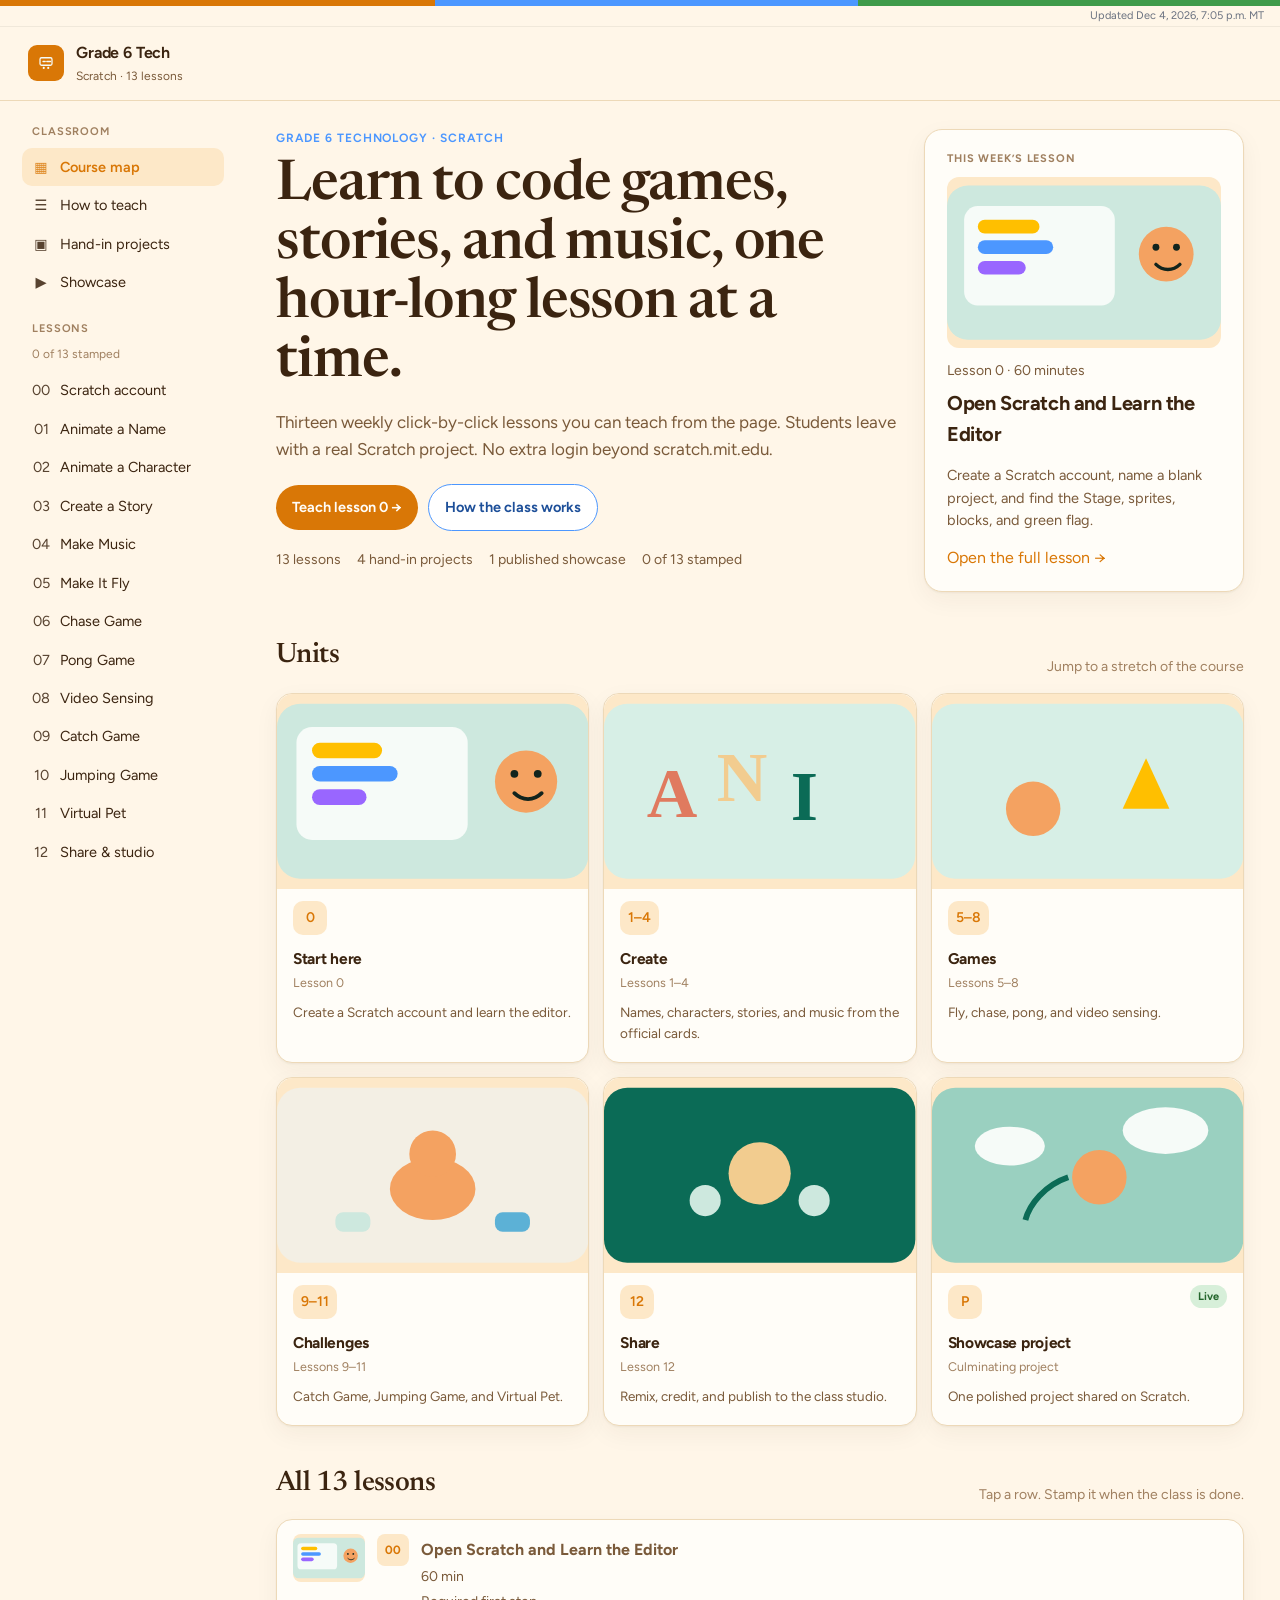
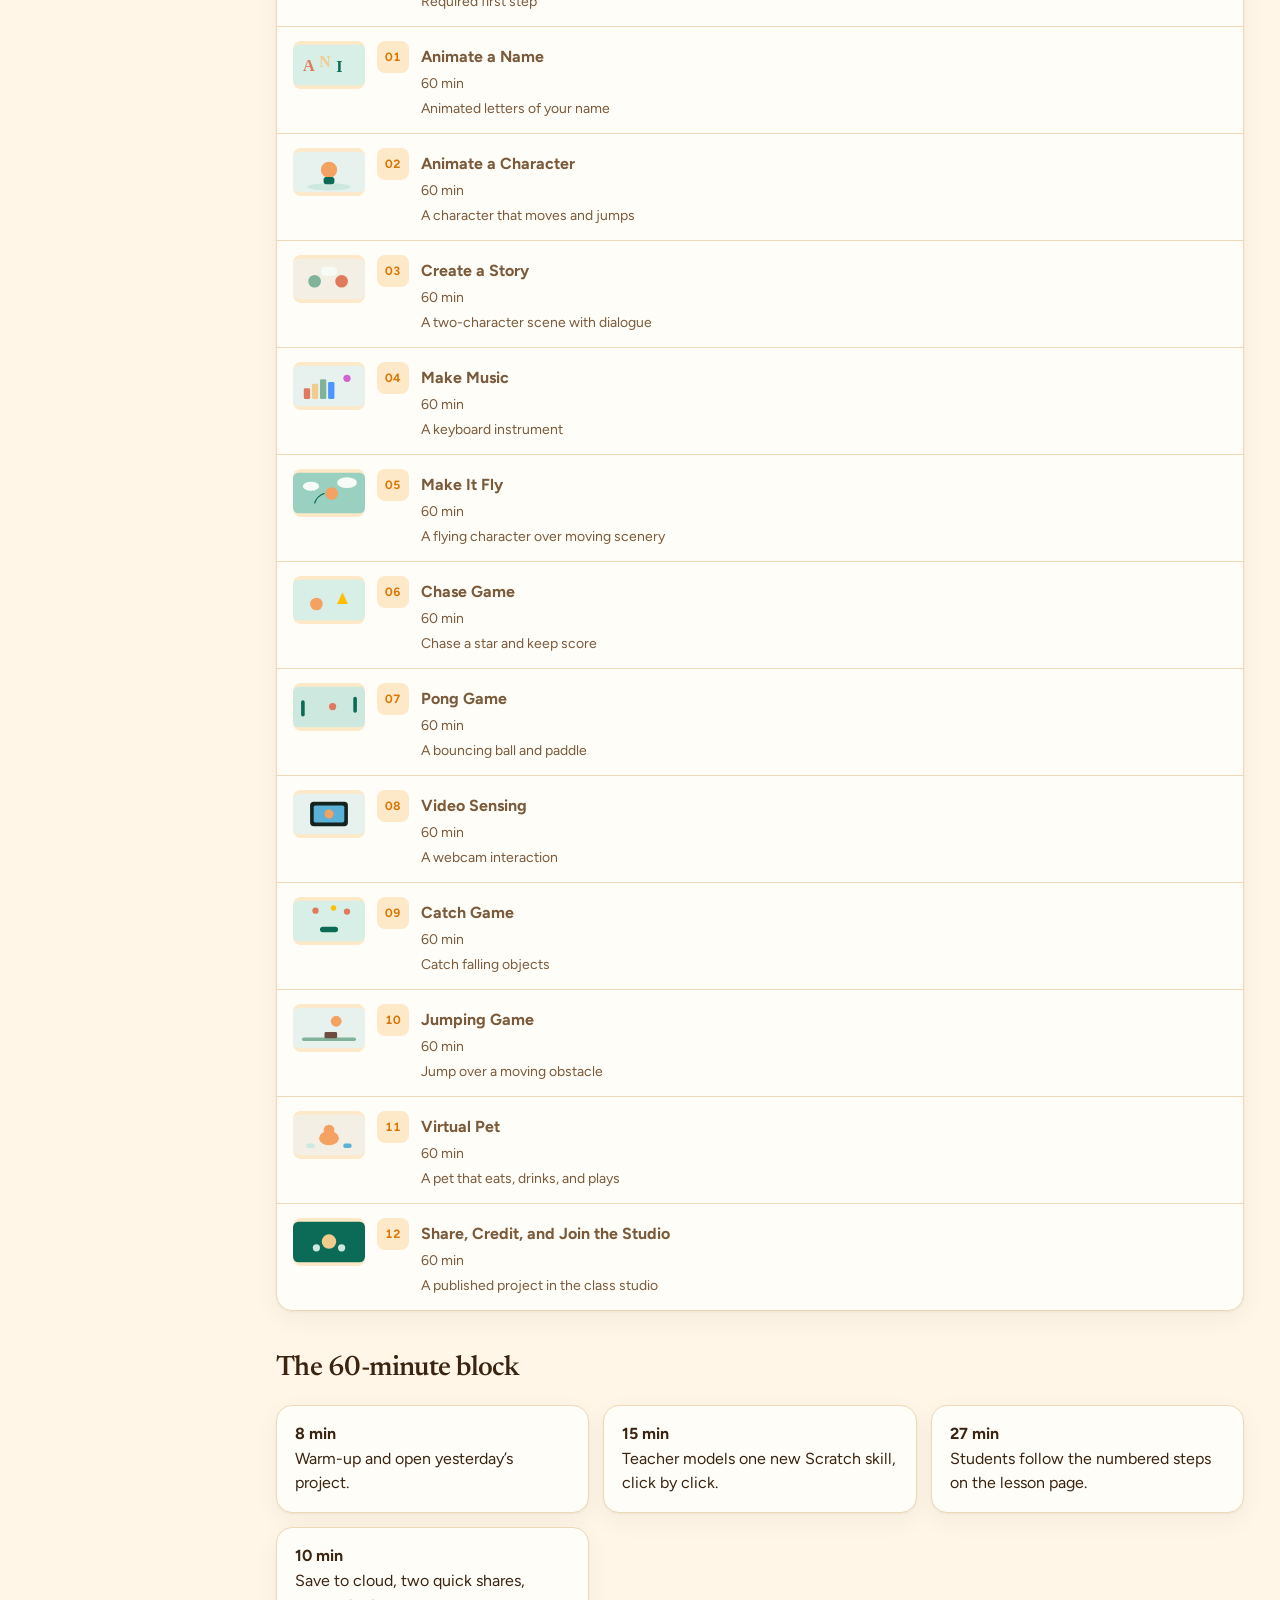
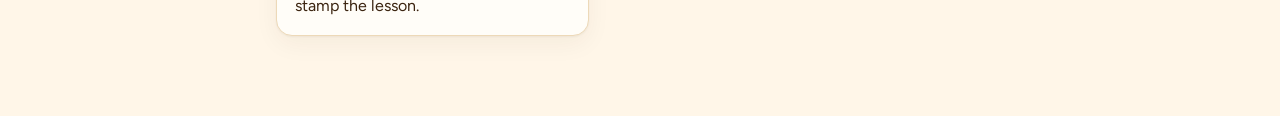
<file: index.html>
<!DOCTYPE html>
<html lang="en">
<head>
  <meta charset="UTF-8" />
  <meta name="viewport" content="width=device-width, initial-scale=1.0" />
  <title>Grade 6 Tech · Scratch</title>
  <link rel="icon" href="favicon.svg" type="image/svg+xml" />
  <link rel="preconnect" href="https://fonts.googleapis.com" />
  <link href="https://fonts.googleapis.com/css2?family=Figtree:wght@400;500;600;650;700&family=Newsreader:opsz,wght@6..72,500;6..72,560;6..72,650&display=swap" rel="stylesheet" />
  <link rel="stylesheet" href="styles.css?v=3" />
  <link rel="stylesheet" href="palette.css" />
</head>
<body>
  <div id="app">
    <div class="hero-grid">
      <div>
        <p class="kicker">Grade 6 Technology · Scratch</p>
        <h1>Learn to code games, stories, and music, one hour-long lesson at a time.</h1>
        <p class="lead">Thirteen weekly click-by-click lessons you can teach from the page. Students leave with a real Scratch project. No extra login beyond scratch.mit.edu.</p>
        <div class="actions">
          <a class="btn btn-primary" id="teach-now" href="lesson.html?n=0">Teach lesson 0 →</a>
          <a class="btn btn-ghost" href="how-to.html">How the class works</a>
        </div>
        <div class="meta-row">
          <span>13 lessons</span>
          <span>4 hand-in projects</span>
          <span>1 published showcase</span>
          <span id="stamp-meta">0 of 13 stamped</span>
        </div>
      </div>
      <aside class="panel" id="this-week"></aside>
    </div>

    <div style="display:flex;align-items:end;justify-content:space-between;gap:12px;margin-top:42px;">
      <h2 style="margin:0;">Units</h2>
      <div style="color:var(--subtle);font-size:14px;">Jump to a stretch of the course</div>
    </div>
    <div class="cards" style="margin-top:16px;">
      <a class="card" href="lesson.html?n=0">
        <div class="card-art" data-scene="editor"></div>
        <div class="card-top"><div class="icon-pill">0</div></div>
        <h3>Start here</h3>
        <div class="weeks">Lesson 0</div>
        <p>Create a Scratch account and learn the editor.</p>
      </a>
      <a class="card" href="lesson.html?n=1">
        <div class="card-art" data-scene="letters"></div>
        <div class="card-top"><div class="icon-pill">1–4</div></div>
        <h3>Create</h3>
        <div class="weeks">Lessons 1–4</div>
        <p>Names, characters, stories, and music from the official cards.</p>
      </a>
      <a class="card" href="lesson.html?n=5">
        <div class="card-art" data-scene="chase"></div>
        <div class="card-top"><div class="icon-pill">5–8</div></div>
        <h3>Games</h3>
        <div class="weeks">Lessons 5–8</div>
        <p>Fly, chase, pong, and video sensing.</p>
      </a>
      <a class="card" href="lesson.html?n=9">
        <div class="card-art" data-scene="pet"></div>
        <div class="card-top"><div class="icon-pill">9–11</div></div>
        <h3>Challenges</h3>
        <div class="weeks">Lessons 9–11</div>
        <p>Catch Game, Jumping Game, and Virtual Pet.</p>
      </a>
      <a class="card" href="lesson.html?n=12">
        <div class="card-art" data-scene="share"></div>
        <div class="card-top"><div class="icon-pill">12</div></div>
        <h3>Share</h3>
        <div class="weeks">Lesson 12</div>
        <p>Remix, credit, and publish to the class studio.</p>
      </a>
      <a class="card" href="final.html">
        <div class="card-art" data-scene="fly"></div>
        <div class="card-top"><div class="icon-pill">P</div><span class="badge">Live</span></div>
        <h3>Showcase project</h3>
        <div class="weeks">Culminating project</div>
        <p>One polished project shared on Scratch.</p>
      </a>
    </div>

    <div style="display:flex;align-items:end;justify-content:space-between;gap:12px;margin-top:36px;">
      <h2 style="margin:0;">All 13 lessons</h2>
      <div style="color:var(--subtle);font-size:14px;">Tap a row. Stamp it when the class is done.</div>
    </div>
    <div class="lesson-list" id="lesson-list" style="margin-top:14px;"></div>

    <h2>The 60-minute block</h2>
    <div class="cards">
      <div class="note" style="margin:0;"><strong>8 min</strong><br>Warm-up and open yesterday’s project.</div>
      <div class="note" style="margin:0;"><strong>15 min</strong><br>Teacher models one new Scratch skill, click by click.</div>
      <div class="note" style="margin:0;"><strong>27 min</strong><br>Students follow the numbered steps on the lesson page.</div>
      <div class="note" style="margin:0;"><strong>10 min</strong><br>Save to cloud, two quick shares, stamp the lesson.</div>
    </div>
  </div>
  <script src="lessons-a1.js"></script>
  <script src="lessons-a2.js"></script>
  <script src="lessons-b.js"></script>
  <script src="data.js"></script>
  <script src="graphics.js"></script>
  <script src="app.js"></script>
</body>
</html>
</file>
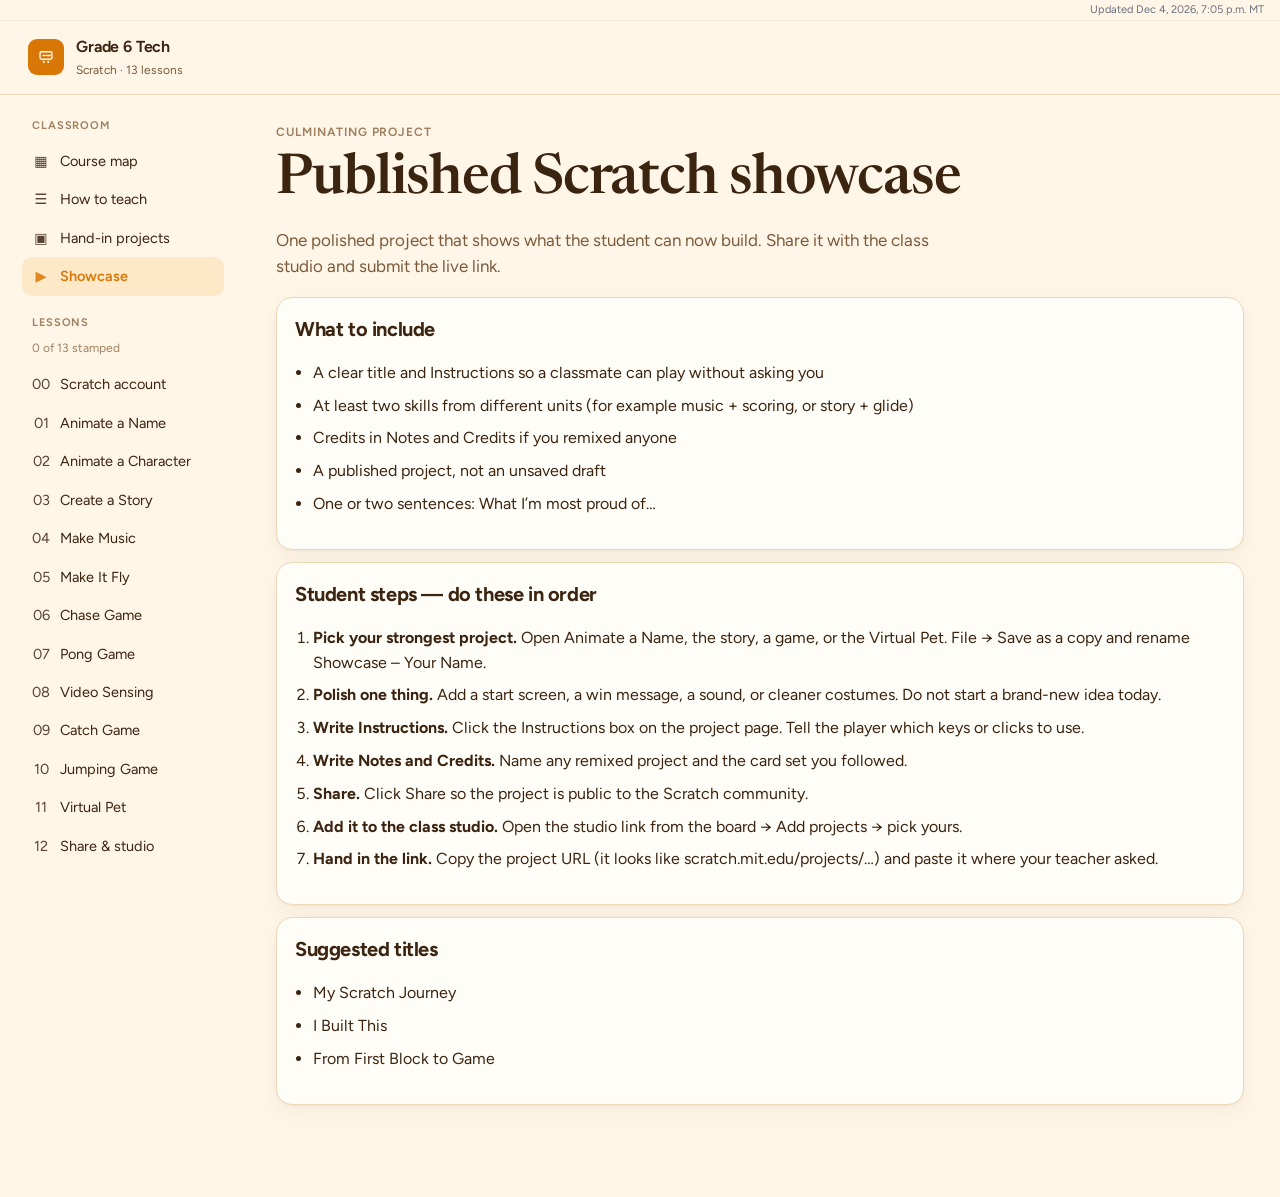
<file: final.html>
<!DOCTYPE html>
<html lang="en">
<head>
  <meta charset="UTF-8" />
  <meta name="viewport" content="width=device-width, initial-scale=1.0" />
  <title>Showcase project · Grade 6 Tech</title>
  <link rel="icon" href="favicon.svg" type="image/svg+xml" />
  <link rel="preconnect" href="https://fonts.googleapis.com" />
  <link href="https://fonts.googleapis.com/css2?family=Figtree:wght@400;500;600;650;700&family=Newsreader:opsz,wght@6..72,500;6..72,560;6..72,650&display=swap" rel="stylesheet" />
  <link rel="stylesheet" href="styles.css" />
</head>
<body>
  <div id="app">
    <p class="kicker">Culminating project</p>
    <h1>Published Scratch showcase</h1>
    <p class="lead">One polished project that shows what the student can now build. Share it with the class studio and submit the live link.</p>
    <div class="note">
      <h3>What to include</h3>
      <ul>
        <li>A clear title and Instructions so a classmate can play without asking you</li>
        <li>At least two skills from different units (for example music + scoring, or story + glide)</li>
        <li>Credits in Notes and Credits if you remixed anyone</li>
        <li>A published project, not an unsaved draft</li>
        <li>One or two sentences: What I’m most proud of…</li>
      </ul>
    </div>
    <div class="note">
      <h3>Student steps — do these in order</h3>
      <ol class="steps">
        <li><strong>Pick your strongest project.</strong> Open Animate a Name, the story, a game, or the Virtual Pet. File → Save as a copy and rename Showcase – Your Name.</li>
        <li><strong>Polish one thing.</strong> Add a start screen, a win message, a sound, or cleaner costumes. Do not start a brand-new idea today.</li>
        <li><strong>Write Instructions.</strong> Click the Instructions box on the project page. Tell the player which keys or clicks to use.</li>
        <li><strong>Write Notes and Credits.</strong> Name any remixed project and the card set you followed.</li>
        <li><strong>Share.</strong> Click Share so the project is public to the Scratch community.</li>
        <li><strong>Add it to the class studio.</strong> Open the studio link from the board → Add projects → pick yours.</li>
        <li><strong>Hand in the link.</strong> Copy the project URL (it looks like scratch.mit.edu/projects/…) and paste it where your teacher asked.</li>
      </ol>
    </div>
    <div class="note">
      <h3>Suggested titles</h3>
      <ul>
        <li>My Scratch Journey</li>
        <li>I Built This</li>
        <li>From First Block to Game</li>
      </ul>
    </div>
    <div class="note teacher-only">
      <h3>Share-day checklist</h3>
      <ol class="steps">
        <li>Collect live Scratch links only — no screenshots.</li>
        <li>Open See inside on two random projects. Code should match what the student claims.</li>
        <li>Confirm Instructions tell a new player how to start.</li>
        <li>Project the class studio and let two students play a classmate’s work.</li>
        <li>Stamp Lesson 12 when the studio has most of the class.</li>
      </ol>
      <p><strong>Rubric / 8</strong> — Working features 3, instructions 2, polish 2, published + studio 1.</p>
    </div>
  </div>
  <script src="lessons-a1.js"></script>
  <script src="lessons-a2.js"></script>
  <script src="lessons-b.js"></script>
  <script src="data.js"></script>
  <script src="app.js"></script>
</body>
</html>
</file>
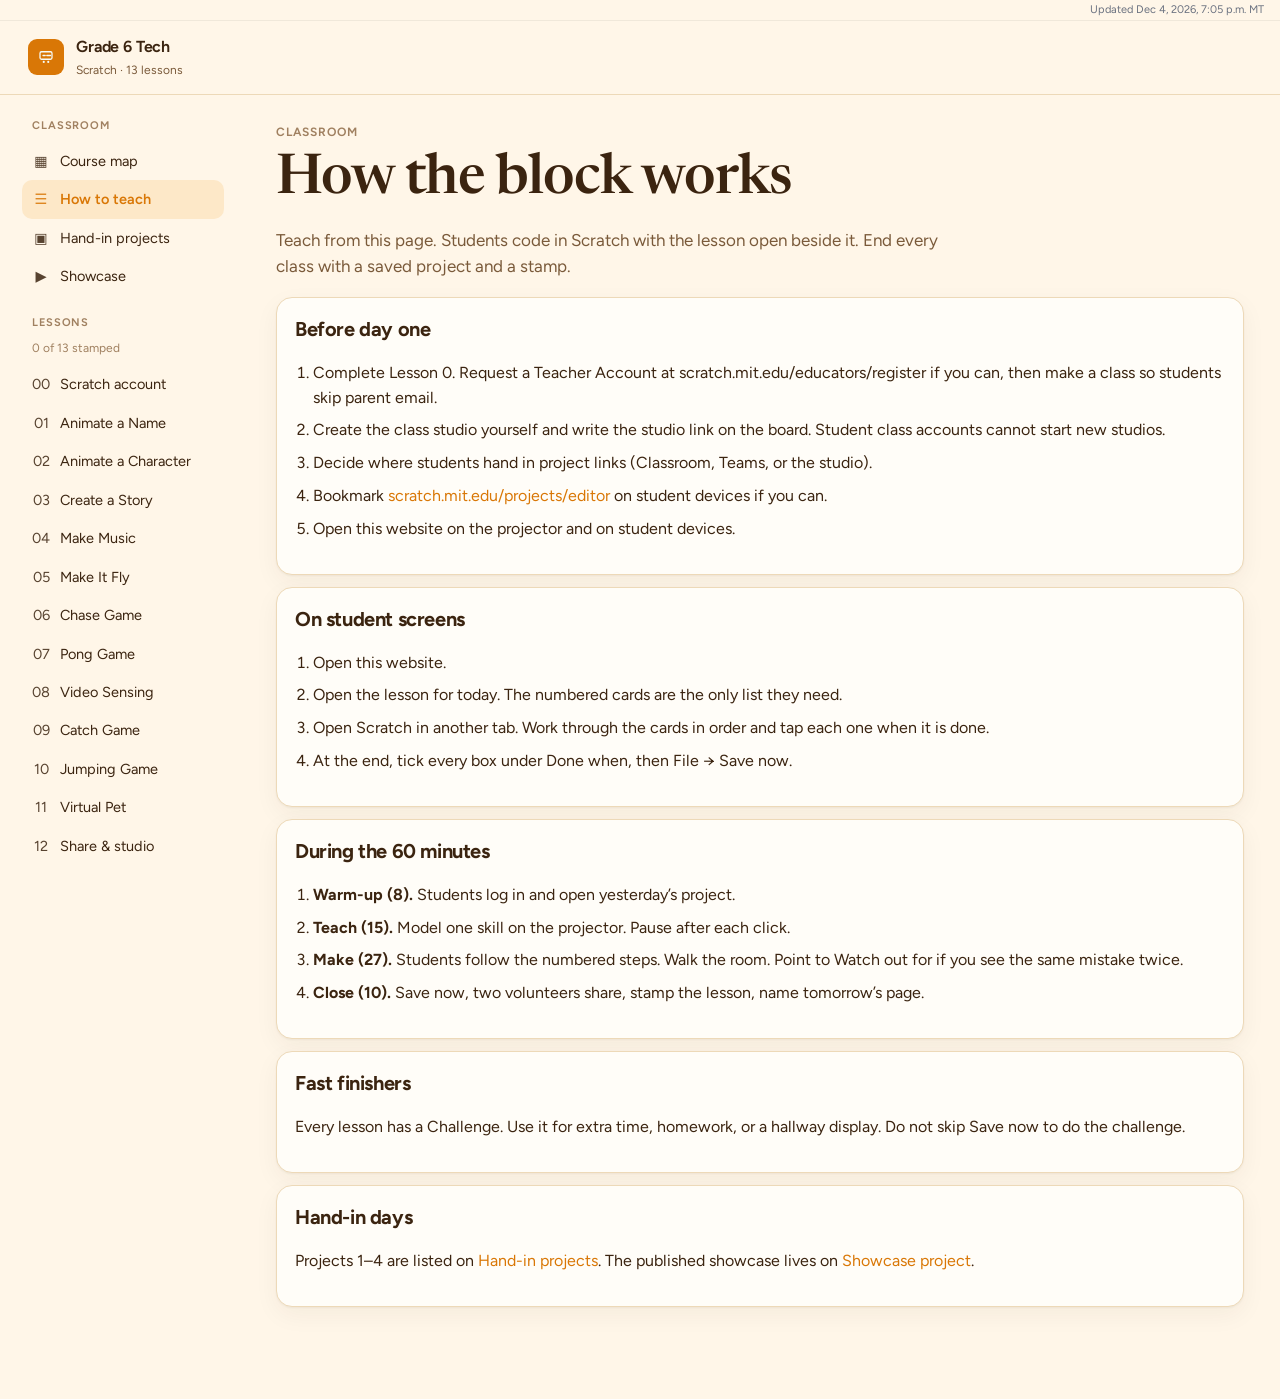
<file: how-to.html>
<!DOCTYPE html>
<html lang="en">
<head>
  <meta charset="UTF-8" />
  <meta name="viewport" content="width=device-width, initial-scale=1.0" />
  <title>How to teach · Grade 6 Tech</title>
  <link rel="icon" href="favicon.svg" type="image/svg+xml" />
  <link rel="preconnect" href="https://fonts.googleapis.com" />
  <link href="https://fonts.googleapis.com/css2?family=Figtree:wght@400;500;600;650;700&family=Newsreader:opsz,wght@6..72,500;6..72,560;6..72,650&display=swap" rel="stylesheet" />
  <link rel="stylesheet" href="styles.css" />
</head>
<body>
  <div id="app">
    <p class="kicker">Classroom</p>
    <h1>How the block works</h1>
    <p class="lead">Teach from this page. Students code in Scratch with the lesson open beside it. End every class with a saved project and a stamp.</p>
    <div class="note">
      <h3>Before day one</h3>
      <ol class="steps">
        <li>Complete Lesson 0. Request a Teacher Account at scratch.mit.edu/educators/register if you can, then make a class so students skip parent email.</li>
        <li>Create the class studio yourself and write the studio link on the board. Student class accounts cannot start new studios.</li>
        <li>Decide where students hand in project links (Classroom, Teams, or the studio).</li>
        <li>Bookmark <a href="https://scratch.mit.edu/projects/editor/" target="_blank" rel="noopener">scratch.mit.edu/projects/editor</a> on student devices if you can.</li>
        <li>Open this website on the projector and on student devices.</li>
      </ol>
    </div>
    <div class="note">
      <h3>On student screens</h3>
      <ol class="steps">
        <li>Open this website.</li>
        <li>Open the lesson for today. The numbered cards are the only list they need.</li>
        <li>Open Scratch in another tab. Work through the cards in order and tap each one when it is done.</li>
        <li>At the end, tick every box under Done when, then File → Save now.</li>
      </ol>
    </div>
    <div class="note">
      <h3>During the 60 minutes</h3>
      <ol class="steps">
        <li><strong>Warm-up (8).</strong> Students log in and open yesterday’s project.</li>
        <li><strong>Teach (15).</strong> Model one skill on the projector. Pause after each click.</li>
        <li><strong>Make (27).</strong> Students follow the numbered steps. Walk the room. Point to Watch out for if you see the same mistake twice.</li>
        <li><strong>Close (10).</strong> Save now, two volunteers share, stamp the lesson, name tomorrow’s page.</li>
      </ol>
    </div>
    <div class="note">
      <h3>Fast finishers</h3>
      <p>Every lesson has a Challenge. Use it for extra time, homework, or a hallway display. Do not skip Save now to do the challenge.</p>
    </div>
    <div class="note">
      <h3>Hand-in days</h3>
      <p>Projects 1–4 are listed on <a href="projects.html">Hand-in projects</a>. The published showcase lives on <a href="final.html">Showcase project</a>.</p>
    </div>
  </div>
  <script src="lessons-a1.js"></script>
  <script src="lessons-a2.js"></script>
  <script src="lessons-b.js"></script>
  <script src="data.js"></script>
  <script src="app.js"></script>
</body>
</html>
</file>
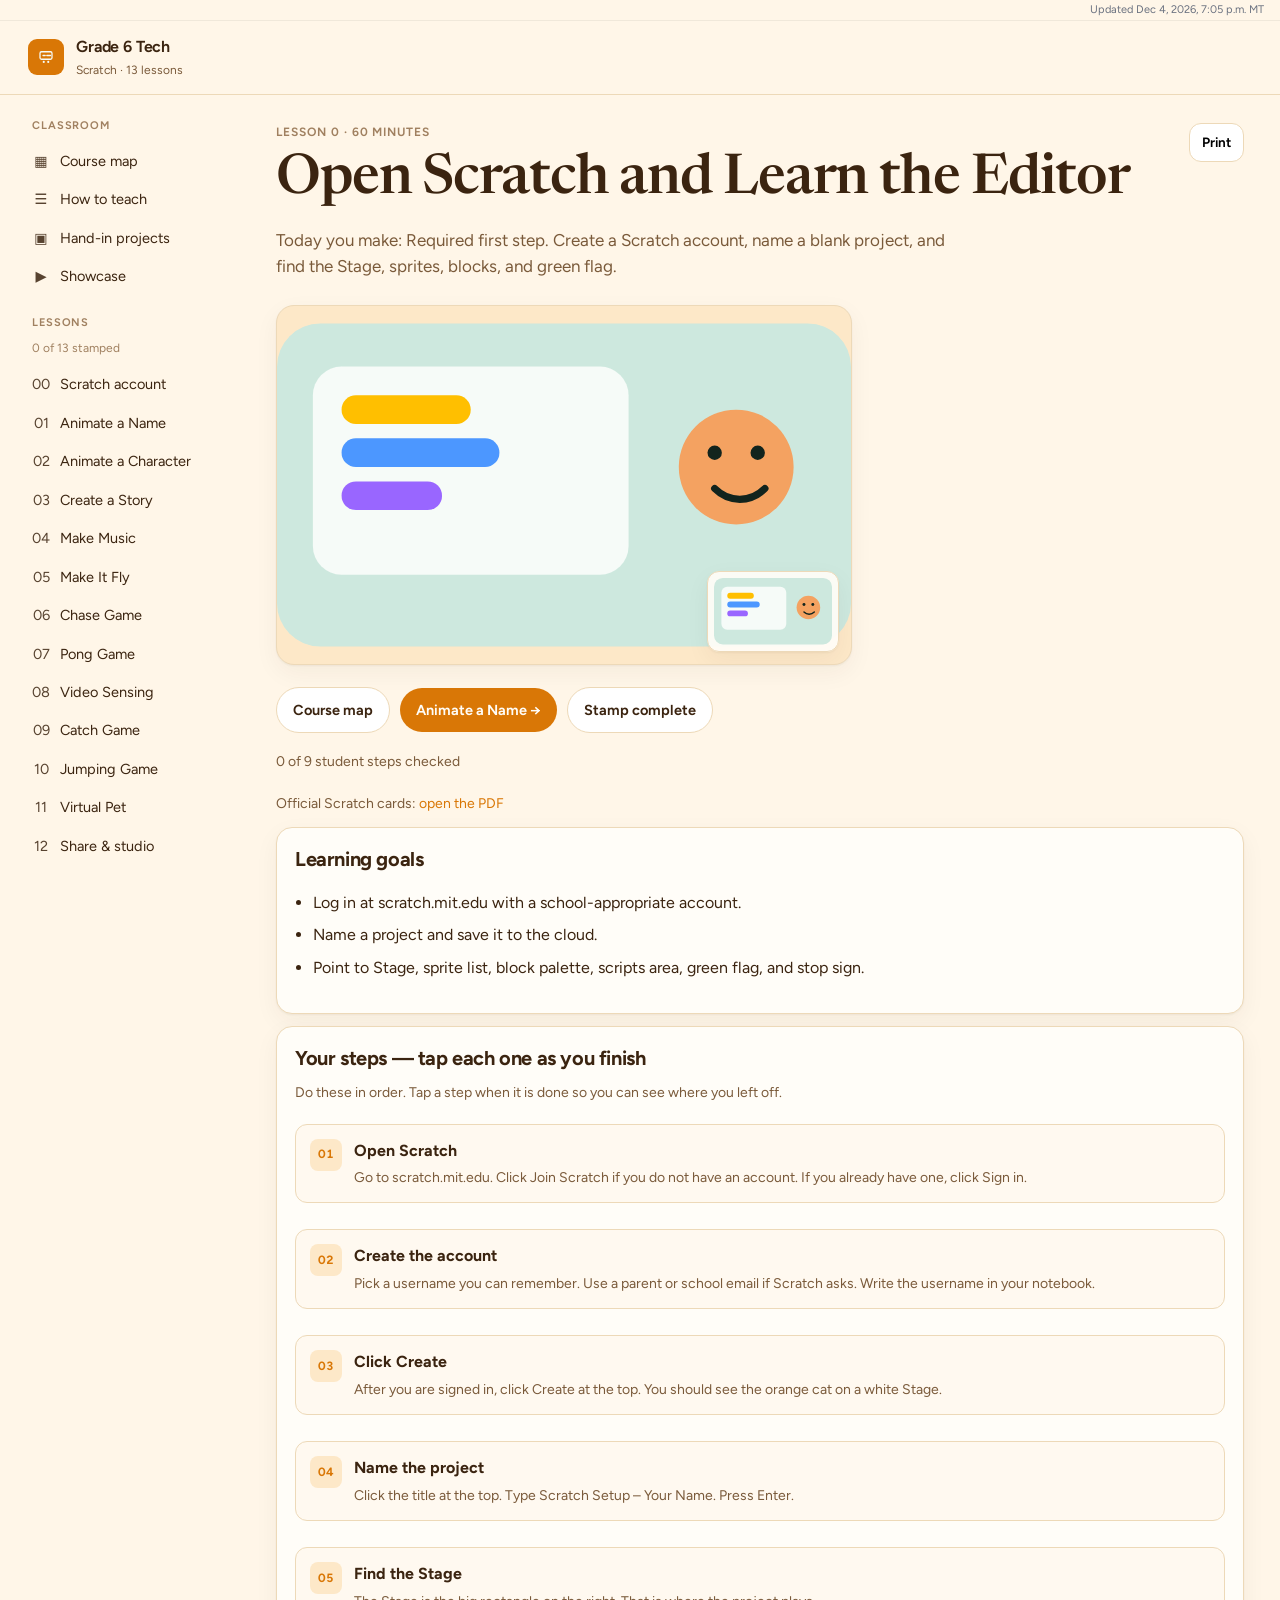
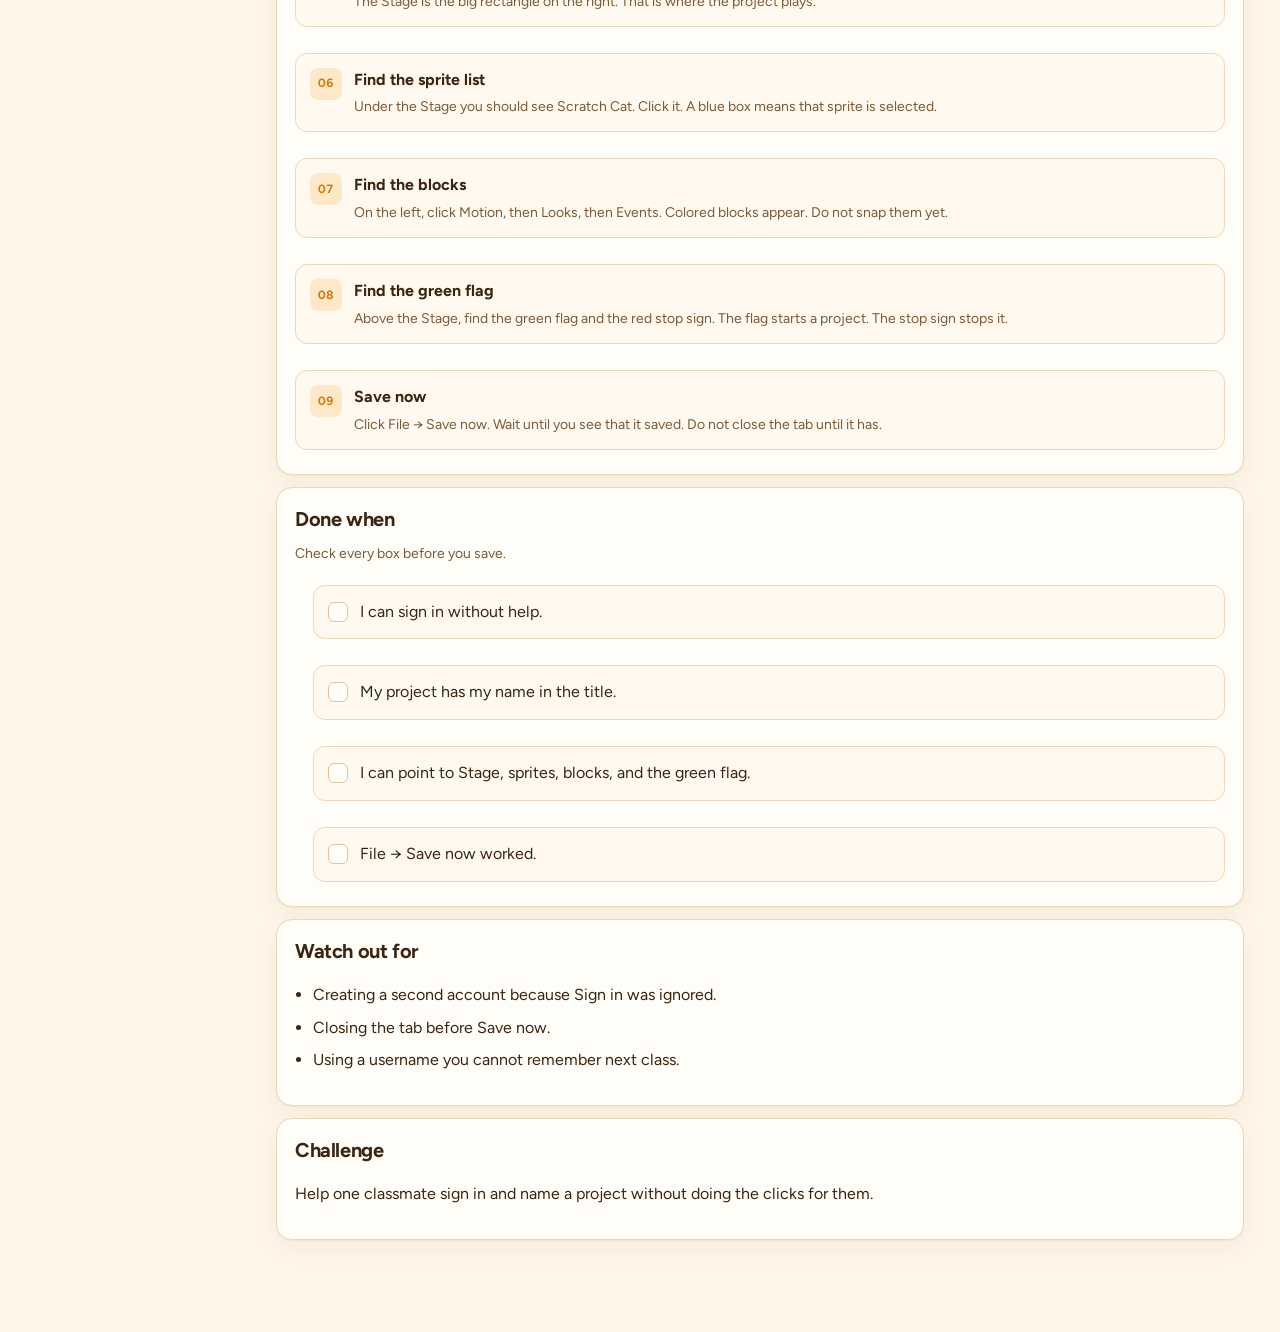
<file: lesson.html>
<!DOCTYPE html>
<html lang="en">
<head>
  <meta charset="UTF-8" />
  <meta name="viewport" content="width=device-width, initial-scale=1.0" />
  <title>Lesson · Grade 6 Tech</title>
  <link rel="icon" href="favicon.svg" type="image/svg+xml" />
  <link rel="preconnect" href="https://fonts.googleapis.com" />
  <link href="https://fonts.googleapis.com/css2?family=Figtree:wght@400;500;600;650;700&family=Newsreader:opsz,wght@6..72,500;6..72,560;6..72,650&display=swap" rel="stylesheet" />
  <link rel="stylesheet" href="styles.css" />
</head>
<body>
  <div id="app"></div>
  <script src="lessons-a1.js"></script>
  <script src="lessons-a2.js"></script>
  <script src="lessons-b.js"></script>
  <script src="data.js"></script>
  <script src="graphics.js"></script>
  <script src="app.js"></script>
  <script>
    const n = Number(new URLSearchParams(location.search).get("n") || 0);
    const lesson = LESSONS.find((l) => l.n === n) || LESSONS[0];
    document.title = `Lesson ${lesson.n} · ${lesson.title}`;
    const prev = LESSONS.find((l) => l.n === lesson.n - 1);
    const next = LESSONS.find((l) => l.n === lesson.n + 1);
    const p = lessonProgress(lesson.n);
    document.getElementById("app").innerHTML = `
      <div style="display:flex;justify-content:space-between;gap:16px;align-items:flex-start;">
        <div>
          <p class="kicker" id="lesson-kicker">Lesson ${lesson.n} · ${lesson.minutes} minutes${p.stamped ? " · stamped" : ""}</p>
          <h1>${esc(lesson.title)}</h1>
          <p class="lead">Today you make: ${esc(lesson.project)}. ${esc(lesson.focus)}</p>
        </div>
        <div class="toolbar">
          <button class="ghost-btn" onclick="window.print()">Print</button>
        </div>
      </div>
      ${coverFigure(lesson.n, lesson.title)}
      <div class="actions">
        ${prev ? `<a class="btn btn-ghost" href="lesson.html?n=${prev.n}">← ${esc(prev.short)}</a>` : `<a class="btn btn-ghost" href="index.html">Course map</a>`}
        ${next ? `<a class="btn btn-primary" href="lesson.html?n=${next.n}">${esc(next.short)} →</a>` : `<a class="btn btn-primary" href="final.html">Showcase →</a>`}
        <button type="button" class="btn ${p.stamped ? "btn-primary" : "btn-ghost"}" data-stamp="${lesson.n}">${p.stamped ? "Stamped complete" : "Stamp complete"}</button>
      </div>
      <p class="count" id="step-count">${p.steps.length} of ${lesson.studentSteps.length} student steps checked</p>
      ${lesson.cards ? `<p class="hint">Official Scratch cards: <a href="${esc(lesson.cards)}" target="_blank" rel="noopener">open the PDF</a></p>` : ""}
      <div class="note teacher-only">
        <h3>Teacher notes</h3>
        <ul>${lesson.teacher.map((t) => `<li>${esc(t)}</li>`).join("")}</ul>
      </div>
      <div class="note">
        <h3>Learning goals</h3>
        <ul>${lesson.goals.map((g) => `<li>${esc(g)}</li>`).join("")}</ul>
      </div>
      ${(lesson.teacherSteps || []).length ? `
      <div class="note teacher-only">
        <h3>Teacher demo — click each step as you model it</h3>
        <p class="hint">Project Scratch. Pause after every click so students can copy you.</p>
        ${stepCards(lesson.n, "demo", lesson.teacherSteps)}
      </div>` : ""}
      <div class="note">
        <h3>Your steps — tap each one as you finish</h3>
        <p class="hint">Do these in order. Tap a step when it is done so you can see where you left off.</p>
        ${stepCards(lesson.n, "steps", lesson.studentSteps)}
      </div>
      <div class="note">
        <h3>Done when</h3>
        <p class="hint">Check every box before you save.</p>
        ${checkCards(lesson.n, lesson.checklist || [])}
      </div>
      <div class="note">
        <h3>Watch out for</h3>
        <ul>${(lesson.mistakes || []).map((c) => `<li>${esc(c)}</li>`).join("")}</ul>
      </div>
      <div class="note">
        <h3>Challenge</h3>
        <p>${esc(lesson.challenge)}</p>
      </div>
    `;
  </script>
</body>
</html>
</file>
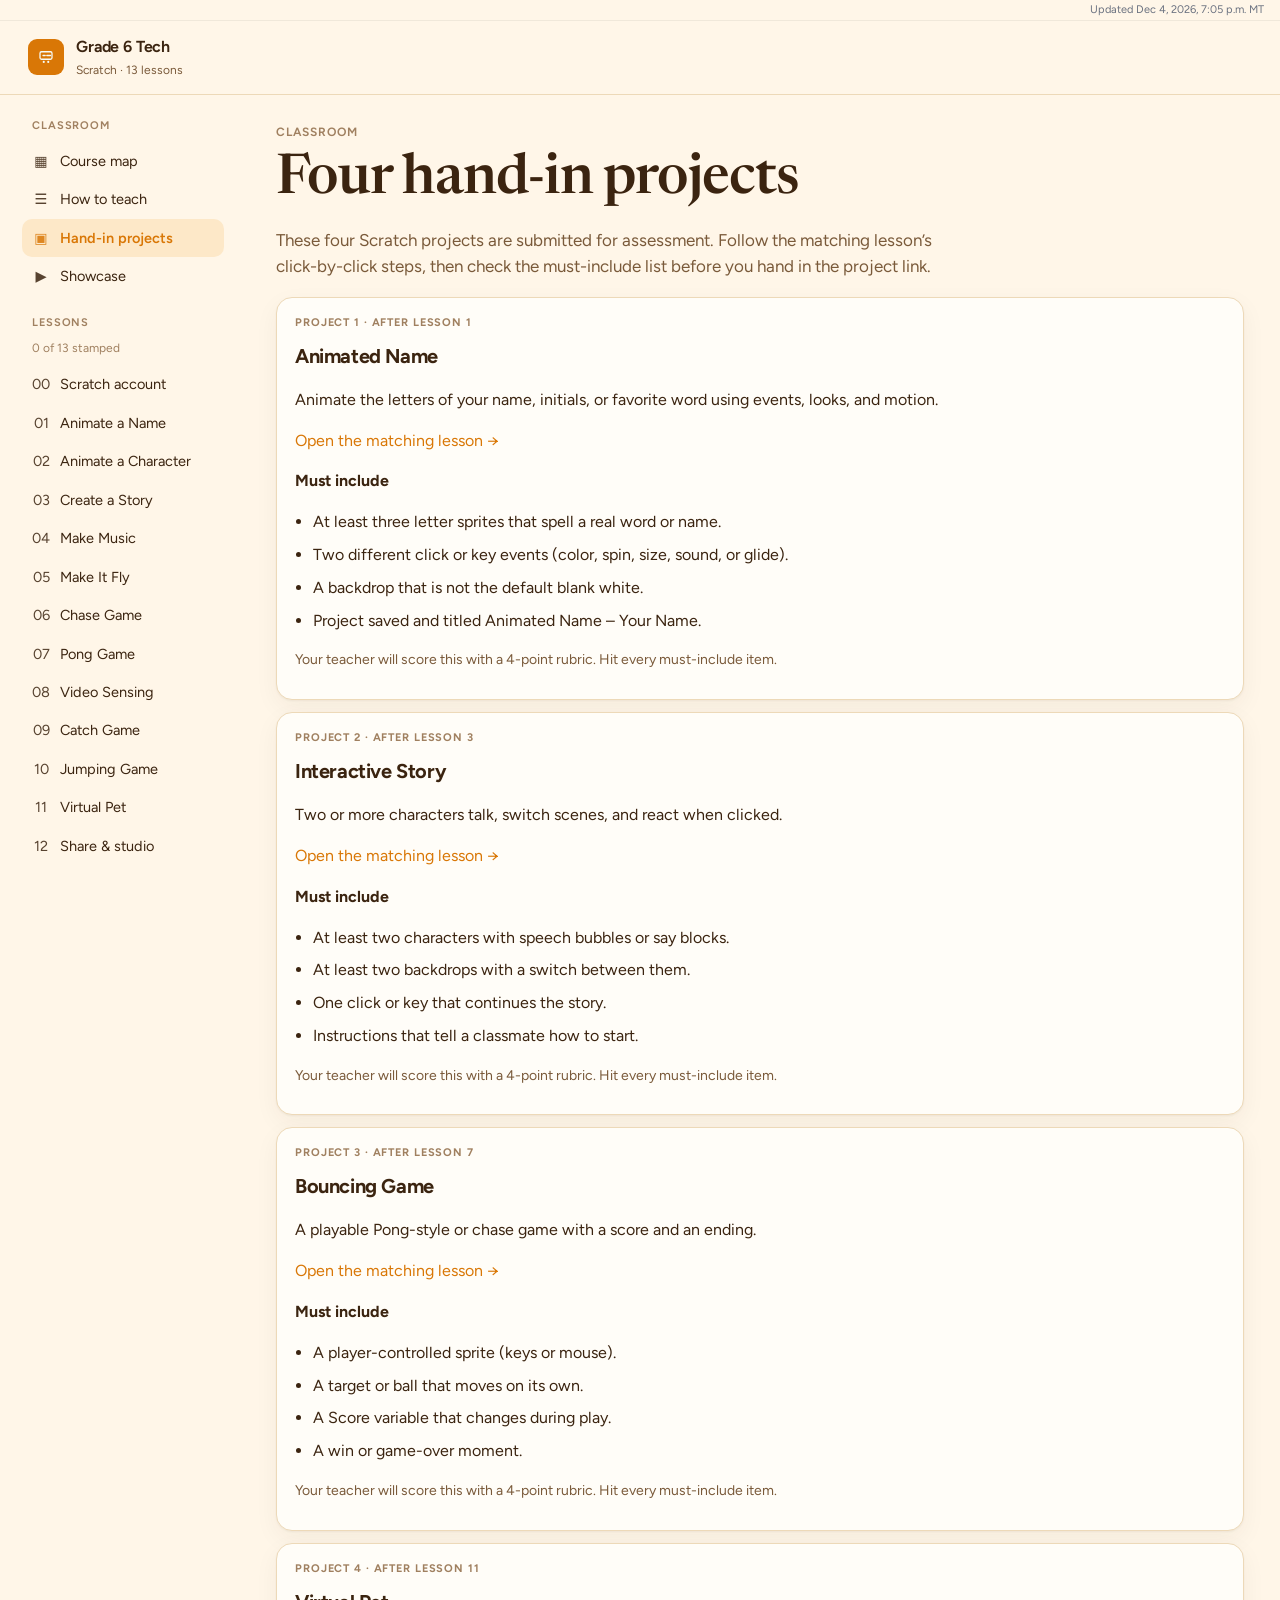
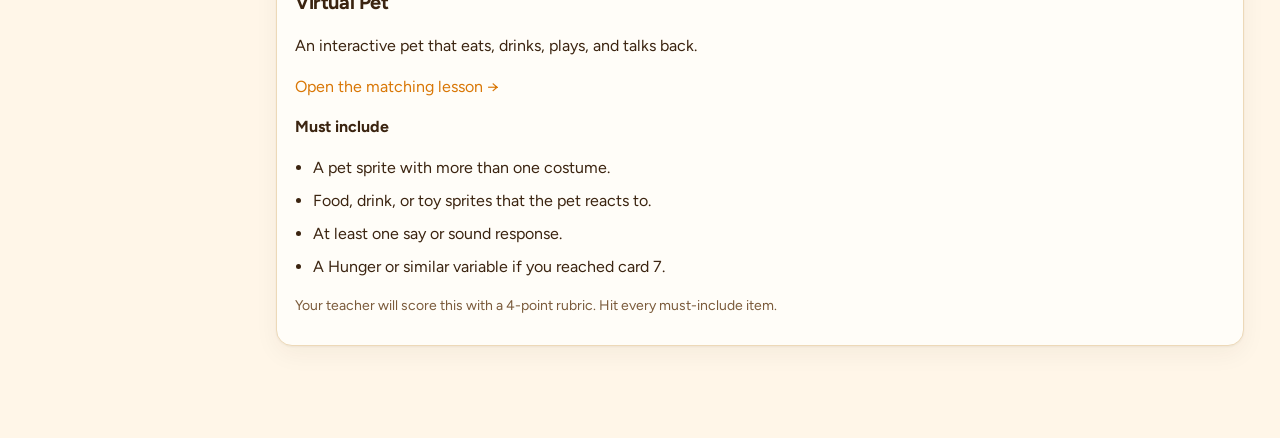
<file: projects.html>
<!DOCTYPE html>
<html lang="en">
<head>
  <meta charset="UTF-8" />
  <meta name="viewport" content="width=device-width, initial-scale=1.0" />
  <title>Hand-in projects · Grade 6 Tech</title>
  <link rel="icon" href="favicon.svg" type="image/svg+xml" />
  <link rel="preconnect" href="https://fonts.googleapis.com" />
  <link href="https://fonts.googleapis.com/css2?family=Figtree:wght@400;500;600;650;700&family=Newsreader:opsz,wght@6..72,500;6..72,560;6..72,650&display=swap" rel="stylesheet" />
  <link rel="stylesheet" href="styles.css" />
</head>
<body>
  <div id="app">
    <p class="kicker">Classroom</p>
    <h1>Four hand-in projects</h1>
    <p class="lead">These four Scratch projects are submitted for assessment. Follow the matching lesson’s click-by-click steps, then check the must-include list before you hand in the project link.</p>
    <div id="project-list"></div>
  </div>
  <script src="lessons-a1.js"></script>
  <script src="lessons-a2.js"></script>
  <script src="lessons-b.js"></script>
  <script src="data.js"></script>
  <script src="app.js"></script>
  <script>
    const LESSON_FOR = { 1: 1, 2: 3, 3: 7, 4: 11 };
    document.getElementById("project-list").innerHTML = PROJECTS.map((p) => `
      <div class="note">
        <div class="soft-kicker">Project ${p.n} · ${esc(p.due)}</div>
        <h3>${esc(p.title)}</h3>
        <p>${esc(p.blurb)}</p>
        <p><a href="lesson.html?n=${LESSON_FOR[p.n]}">Open the matching lesson →</a></p>
        <p><strong>Must include</strong></p>
        <ul>${p.must.map((m) => `<li>${esc(m)}</li>`).join("")}</ul>
        <div class="teacher-only">
          <p><strong>Rubric</strong></p>
          <ul>${p.rubric.map((r) => `<li>${esc(r)}</li>`).join("")}</ul>
        </div>
        <p class="student-only hint">Your teacher will score this with a 4-point rubric. Hit every must-include item.</p>
      </div>
    `).join("");
  </script>
</body>
</html>
</file>
<file: styles.css>
:root {
  --bg: #fff6e8;
  --surface: #fff9f0;
  --paper: #fffdf8;
  --fg: #3b2410;
  --muted: #7a5a3a;
  --subtle: #a08060;
  --primary: #d97706;
  --primary-soft: #fde8c8;
  --line: #edd9b8;
  --hover-line: #e0c49a;
  --shadow: 0 1px 2px rgba(59, 36, 16, 0.05), 0 8px 24px rgba(59, 36, 16, 0.05);
  --font-sans: "Figtree", ui-sans-serif, system-ui, sans-serif;
  --font-display: "Newsreader", "Iowan Old Style", Georgia, serif;
}

* { box-sizing: border-box; }
html, body { margin: 0; }
html { scroll-behavior: smooth; }
body {
  font-family: var(--font-sans);
  background: var(--bg);
  color: var(--fg);
  min-height: 100vh;
  line-height: 1.55;
}

a { color: var(--primary); text-decoration: none; }
a:hover { text-decoration: underline; }
button:not(:disabled) { cursor: pointer; }

.topbar {
  position: sticky;
  top: 0;
  z-index: 40;
  display: flex;
  align-items: center;
  justify-content: space-between;
  gap: 16px;
  padding: 14px 28px;
  background: var(--bg);
  border-bottom: 1px solid var(--line);
}
.brand-wrap { display: flex; align-items: center; gap: 8px; }
.brand {
  display: flex;
  align-items: center;
  gap: 12px;
  color: inherit;
  text-decoration: none;
}
.brand:hover { text-decoration: none; }
.logo {
  width: 36px;
  height: 36px;
  border-radius: 9px;
  background: var(--primary);
  color: var(--paper);
  display: grid;
  place-items: center;
  flex-shrink: 0;
}
.brand-title { font-weight: 650; font-size: 16px; letter-spacing: -0.01em; }
.brand-sub { font-size: 12px; color: var(--muted); margin-top: 1px; }
.menu-btn {
  display: none;
  width: 44px;
  height: 44px;
  border: 0;
  background: transparent;
  font-size: 20px;
  color: var(--fg);
}

.teacher-only { display: none !important; }

.shell {
  display: grid;
  grid-template-columns: 240px minmax(0, 1fr);
  min-height: calc(100vh - 65px);
}
.sidebar { padding: 22px 16px 40px 22px; }
.nav-label {
  font-size: 11px;
  letter-spacing: 0.08em;
  text-transform: uppercase;
  color: var(--subtle);
  font-weight: 650;
  margin: 18px 10px 8px;
}
.nav-label:first-child { margin-top: 0; }
.nav-meta { margin: 0 10px 8px; font-size: 12px; color: var(--subtle); }
.nav-link {
  display: flex;
  align-items: center;
  gap: 10px;
  padding: 8px 10px;
  border-radius: 10px;
  color: var(--fg);
  text-decoration: none;
  font-size: 14.5px;
}
.nav-link:hover { background: rgba(217, 119, 6, 0.07); text-decoration: none; }
.nav-link.active { background: var(--primary-soft); color: var(--primary); font-weight: 600; }
.nav-ico { width: 18px; text-align: center; opacity: 0.85; }

.nav-overlay {
  position: fixed;
  inset: 65px 0 0;
  z-index: 30;
  background: rgba(255, 246, 232, 0.97);
  overflow: auto;
  padding: 16px;
}

.main { padding: 28px 36px 80px; max-width: 1080px; }
.kicker {
  font-size: 12px;
  letter-spacing: 0.08em;
  text-transform: uppercase;
  color: var(--subtle);
  font-weight: 650;
  margin: 0 0 10px;
}
h1, h2, h3 { font-family: var(--font-display); font-weight: 560; letter-spacing: -0.02em; }
h1 { font-size: clamp(36px, 5vw, 56px); line-height: 1.05; margin: 0 0 16px; }
h2 { font-size: 28px; margin: 36px 0 14px; }
h3 { font-size: 22px; margin: 0 0 8px; }
.lead { font-size: 17px; color: var(--muted); max-width: 42rem; }

.actions { display: flex; flex-wrap: wrap; gap: 10px; margin: 22px 0 18px; align-items: center; }
.btn {
  display: inline-flex;
  align-items: center;
  gap: 8px;
  border: 0;
  border-radius: 999px;
  padding: 11px 16px;
  font: inherit;
  font-weight: 650;
  font-size: 14.5px;
  text-decoration: none;
}
.btn:hover { text-decoration: none; }
.btn-primary { background: var(--primary); color: #fffdf8; }
.btn-primary:hover { background: #b45309; }
.btn-ghost {
  background: #fff;
  color: var(--fg);
  border: 1px solid var(--line);
}
.meta-row {
  display: flex;
  flex-wrap: wrap;
  gap: 16px;
  color: var(--muted);
  font-size: 14px;
}

.hero-grid {
  display: grid;
  grid-template-columns: minmax(0, 1fr) 320px;
  gap: 28px;
  align-items: start;
}
.panel {
  background: var(--paper);
  border: 1px solid var(--line);
  border-radius: 18px;
  box-shadow: var(--shadow);
  padding: 20px 22px;
}
.panel h3 { font-family: var(--font-sans); font-size: 20px; font-weight: 700; }
.soft-kicker { color: var(--subtle); font-size: 11px; letter-spacing: 0.08em; text-transform: uppercase; font-weight: 700; margin-bottom: 10px; }
.week-meta { color: var(--muted); font-size: 14px; margin-bottom: 6px; }
.panel p { color: var(--muted); font-size: 14.5px; }

.cards {
  display: grid;
  grid-template-columns: repeat(3, minmax(0, 1fr));
  gap: 14px;
}
.card {
  background: var(--paper);
  border: 1px solid var(--line);
  border-radius: 16px;
  padding: 16px 16px 14px;
  box-shadow: var(--shadow);
  color: inherit;
  text-decoration: none;
  display: block;
}
.card:hover { border-color: var(--hover-line); text-decoration: none; }
.card-top { display: flex; align-items: flex-start; justify-content: space-between; gap: 8px; }
.icon-pill {
  min-width: 34px; height: 34px; padding: 0 8px; border-radius: 10px;
  background: var(--primary-soft); color: var(--primary);
  display: grid; place-items: center; font-size: 14px; font-weight: 600;
}
.badge {
  font-size: 11px; font-weight: 700; padding: 3px 8px; border-radius: 999px;
  background: var(--primary-soft); color: var(--primary);
}
.card-art {
  position: relative;
  margin: -16px -16px 12px;
  overflow: hidden;
  border-radius: 16px 16px 0 0;
  background: var(--primary-soft);
  aspect-ratio: 16 / 10;
}
.card-art img, .week-art img, .lesson-cover img {
  display: block;
  width: 100%;
  height: 100%;
  object-fit: cover;
}
.week-art {
  position: relative;
  overflow: hidden;
  border-radius: 12px;
  margin: 0 0 12px;
  aspect-ratio: 16 / 10;
  background: var(--primary-soft);
}
.lesson-cover {
  position: relative;
  margin: 8px 0 20px;
  overflow: hidden;
  border-radius: 18px;
  border: 1px solid var(--line);
  box-shadow: var(--shadow);
  background: var(--primary-soft);
  aspect-ratio: 16 / 10;
  max-height: 360px;
}
.lesson-cover img { object-position: center; }
.scene-cover {
  position: absolute;
  inset: 0;
}
.scene-cover svg,
.week-art svg,
.card-art svg {
  width: 100%;
  height: 100%;
  display: block;
}
.scene-chip {
  position: absolute;
  right: 12px;
  bottom: 12px;
  width: 132px;
  background: rgba(255, 253, 248, 0.92);
  border: 1px solid var(--line);
  border-radius: 12px;
  padding: 6px;
  box-shadow: var(--shadow);
}
.scene-chip svg { display: block; width: 100%; height: auto; }
.row-thumb {
  width: 72px;
  height: 48px;
  border-radius: 8px;
  flex-shrink: 0;
  background: var(--primary-soft);
  overflow: hidden;
  display: block;
}
.row-thumb svg { width: 100%; height: 100%; display: block; }
.card h3 { font-family: var(--font-sans); font-size: 15.5px; font-weight: 700; margin: 12px 0 0; }
.weeks { color: var(--subtle); font-size: 12.5px; margin-top: 2px; }
.card p { color: var(--muted); font-size: 13.5px; margin: 10px 0 4px; }

.lesson-list {
  overflow: hidden;
  background: var(--paper);
  border: 1px solid var(--line);
  border-radius: 16px;
  box-shadow: var(--shadow);
}
.lesson-row {
  display: flex;
  align-items: flex-start;
  gap: 12px;
  padding: 14px 16px;
  color: inherit;
  text-decoration: none;
}
.lesson-row.bordered { border-top: 1px solid var(--line); }
.lesson-row:hover { background: rgba(253, 232, 200, 0.55); text-decoration: none; }
.row-top { display: flex; justify-content: space-between; gap: 8px; flex-wrap: wrap; }
.row-top strong { font-family: var(--font-sans); font-size: 16px; }
.mins { font-size: 12px; color: var(--subtle); }
.muted { display: block; margin-top: 2px; color: var(--muted); font-size: 14px; }

.note {
  background: var(--paper);
  border: 1px solid var(--line);
  border-radius: 16px;
  padding: 16px 18px;
  margin: 12px 0;
  box-shadow: var(--shadow);
}
.note h3, .note h4 { font-family: var(--font-sans); font-weight: 700; font-size: 20px; }
.steps { padding-left: 18px; }
.steps li { margin: 10px 0; }
.note ul { padding-left: 18px; }
.note li { margin: 8px 0; }
.student-only { display: revert; }
.hint { color: var(--muted); font-size: 14px; margin: 0 0 12px; }
.count { color: var(--muted); font-size: 14px; margin: 0 0 20px; }

.step-cards, .check-cards { list-style: none; padding: 0; margin: 0; display: flex; flex-direction: column; gap: 10px; }
.step-card, .check-card {
  width: 100%;
  display: flex;
  align-items: flex-start;
  gap: 12px;
  text-align: left;
  border: 1px solid var(--line);
  background: var(--surface);
  border-radius: 12px;
  padding: 14px;
  font: inherit;
  color: inherit;
}
.step-card:hover, .check-card:hover { border-color: var(--hover-line); }
.step-card.done, .check-card.done { background: rgba(253, 232, 200, 0.75); border-color: rgba(217, 119, 6, 0.28); }
.step-num {
  width: 32px;
  height: 32px;
  border-radius: 8px;
  background: var(--primary-soft);
  color: var(--primary);
  display: grid;
  place-items: center;
  font-size: 12px;
  font-weight: 700;
  flex-shrink: 0;
  font-variant-numeric: tabular-nums;
}
.step-num.stamped, .step-card.done .step-num { background: var(--primary); color: #fffdf8; }
.step-body { min-width: 0; flex: 1; }
.step-body strong { display: block; }
.step-body span { display: block; margin-top: 4px; color: var(--muted); font-size: 14px; line-height: 1.5; }
.check-box {
  width: 20px;
  height: 20px;
  margin-top: 2px;
  border-radius: 6px;
  border: 1px solid var(--hover-line);
  background: var(--paper);
  display: grid;
  place-items: center;
  font-size: 12px;
  flex-shrink: 0;
  color: #fffdf8;
}
.check-card.done .check-box { background: var(--primary); border-color: var(--primary); }
.check-card.done span:last-child { color: var(--muted); text-decoration: line-through; }

.toolbar { display: flex; gap: 8px; justify-content: flex-end; }
.ghost-btn {
  background: #fff; border: 1px solid var(--line); border-radius: 12px;
  padding: 8px 12px; font: inherit; font-size: 13.5px; font-weight: 650;
}

code, .code {
  font-family: ui-monospace, SFMono-Regular, Menlo, monospace;
  font-size: 0.92em;
  background: var(--primary-soft);
  color: var(--primary);
  padding: 1px 6px;
  border-radius: 6px;
}

@media print {
  .site-updated-stamp { display: none !important; }
  .topbar, .sidebar, .toolbar, .actions, .menu-btn, .nav-overlay { display: none !important; }
  .shell { display: block; }
  .main { padding: 0; max-width: none; }
  body { background: #fff; }
}

@media (max-width: 980px) {
  .shell { grid-template-columns: 1fr; }
  .sidebar { display: none; }
  .menu-btn { display: grid; place-items: center; }
  .hero-grid, .cards { grid-template-columns: 1fr; }
  .main { padding: 20px 16px 60px; }
  .topbar { padding: 12px 16px; }
}

.site-updated-stamp {
  font-size: 11px;
  line-height: 1.3;
  color: #6b7280;
  text-align: right;
  padding: 3px 16px;
  border-bottom: 1px solid rgba(0,0,0,.06);
  background: transparent;
}
@media print { .site-updated-stamp { display: none !important; } }
</file>
<file: palette.css>
:root {
  --accent: #4c97ff;
  --highlight: #3f9b4a;
  --accent-soft: #dbe8ff;
  --highlight-soft: #d7efd9;
}
body::before {
  content: "";
  display: block;
  height: 6px;
  background: linear-gradient(90deg, var(--primary) 0 34%, var(--accent) 34% 67%, var(--highlight) 67% 100%);
}
.kicker { color: var(--accent); }
.badge { background: var(--highlight-soft); color: #24662c; }
.btn-ghost { border-color: var(--accent); color: #1d4f99; }
@media print { body::before { display: none; } }
</file>
